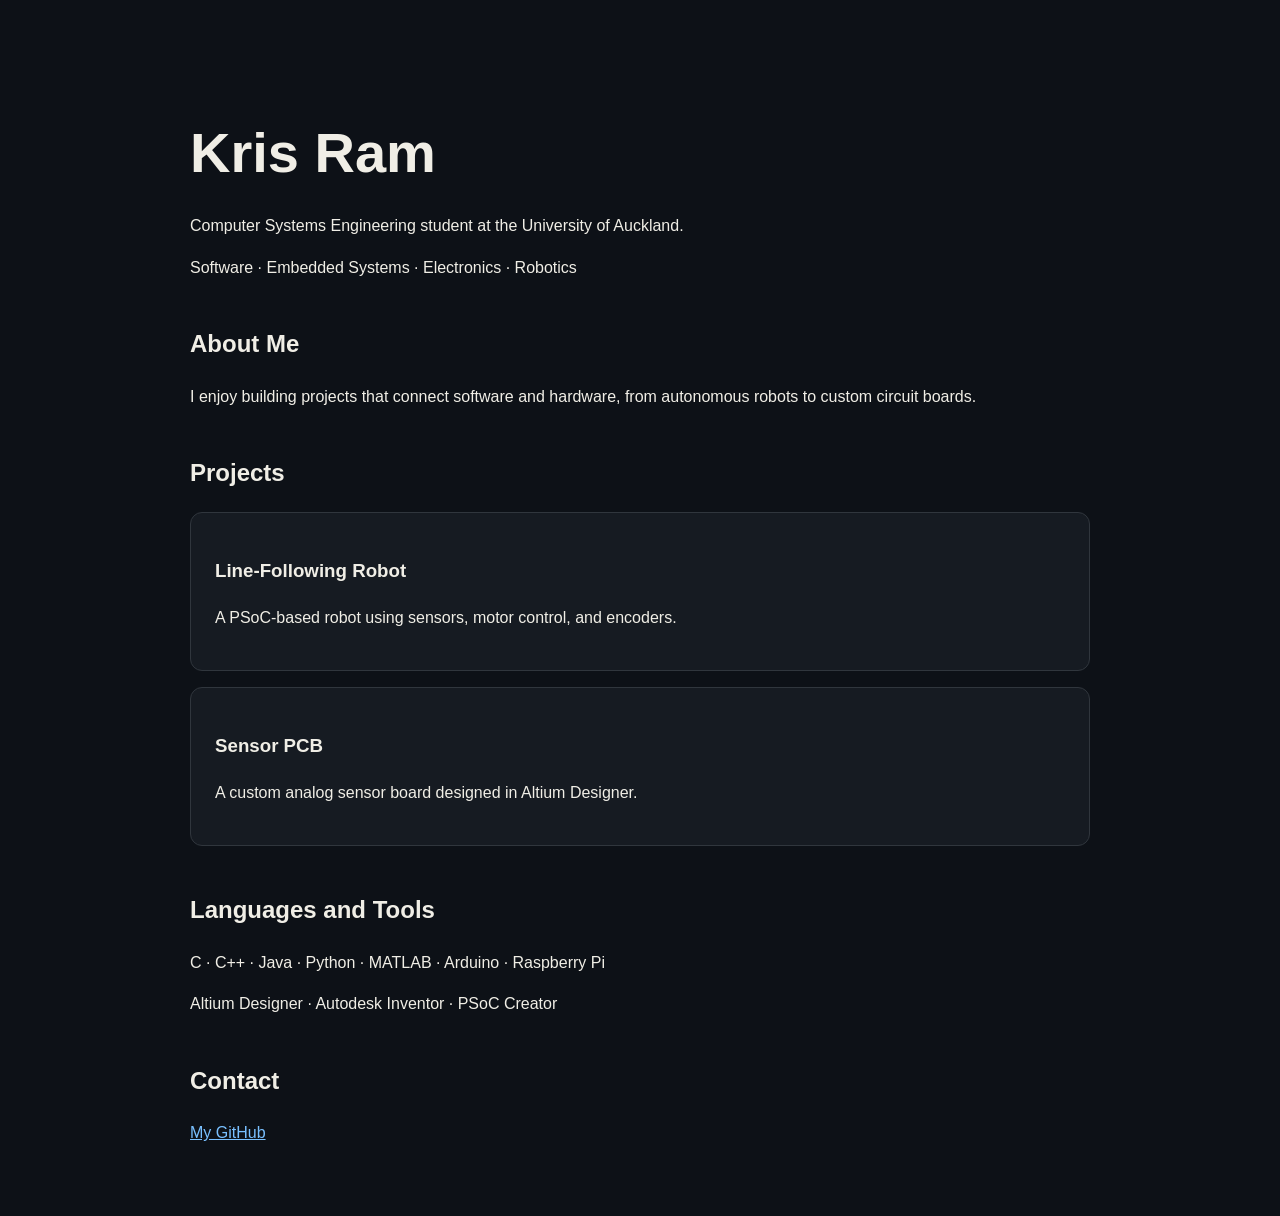
<file: index.html>
<!DOCTYPE html>
<html lang="en">
<head>
  <meta charset="UTF-8">
  <meta name="viewport" content="width=device-width, initial-scale=1">
  <title>Kris Ram | Engineering Portfolio</title>
  <style>
    body {
      margin: 0;
      background: #0d1117;
      color: #f0eee6;
      font-family: Arial, sans-serif;
      line-height: 1.6;
    }
    main {
      max-width: 900px;
      margin: auto;
      padding: 70px 24px;
    }
    h1 { font-size: 56px; margin-bottom: 0; }
    h2 { margin-top: 45px; }
    a { color: #79c0ff; }
    .project {
      background: #161b22;
      border: 1px solid #30363d;
      border-radius: 12px;
      padding: 24px;
      margin: 16px 0;
    }
  </style>
</head>
<body>
  <main>
    <h1>Kris Ram</h1>
    <p>Computer Systems Engineering student at the University of Auckland.</p>
    <p>Software · Embedded Systems · Electronics · Robotics</p>

    <h2>About Me</h2>
    <p>
      I enjoy building projects that connect software and hardware,
      from autonomous robots to custom circuit boards.
    </p>

    <h2>Projects</h2>
    <div class="project">
      <h3>Line-Following Robot</h3>
      <p>A PSoC-based robot using sensors, motor control, and encoders.</p>
    </div>
    <div class="project">
      <h3>Sensor PCB</h3>
      <p>A custom analog sensor board designed in Altium Designer.</p>
    </div>

    <h2>Languages and Tools</h2>
    <p>C · C++ · Java · Python · MATLAB · Arduino · Raspberry Pi</p>
    <p>Altium Designer · Autodesk Inventor · PSoC Creator</p>

    <h2>Contact</h2>
    <a href="https://github.com/coolguy0142">My GitHub</a>
  </main>
</body>
</html>
</file>
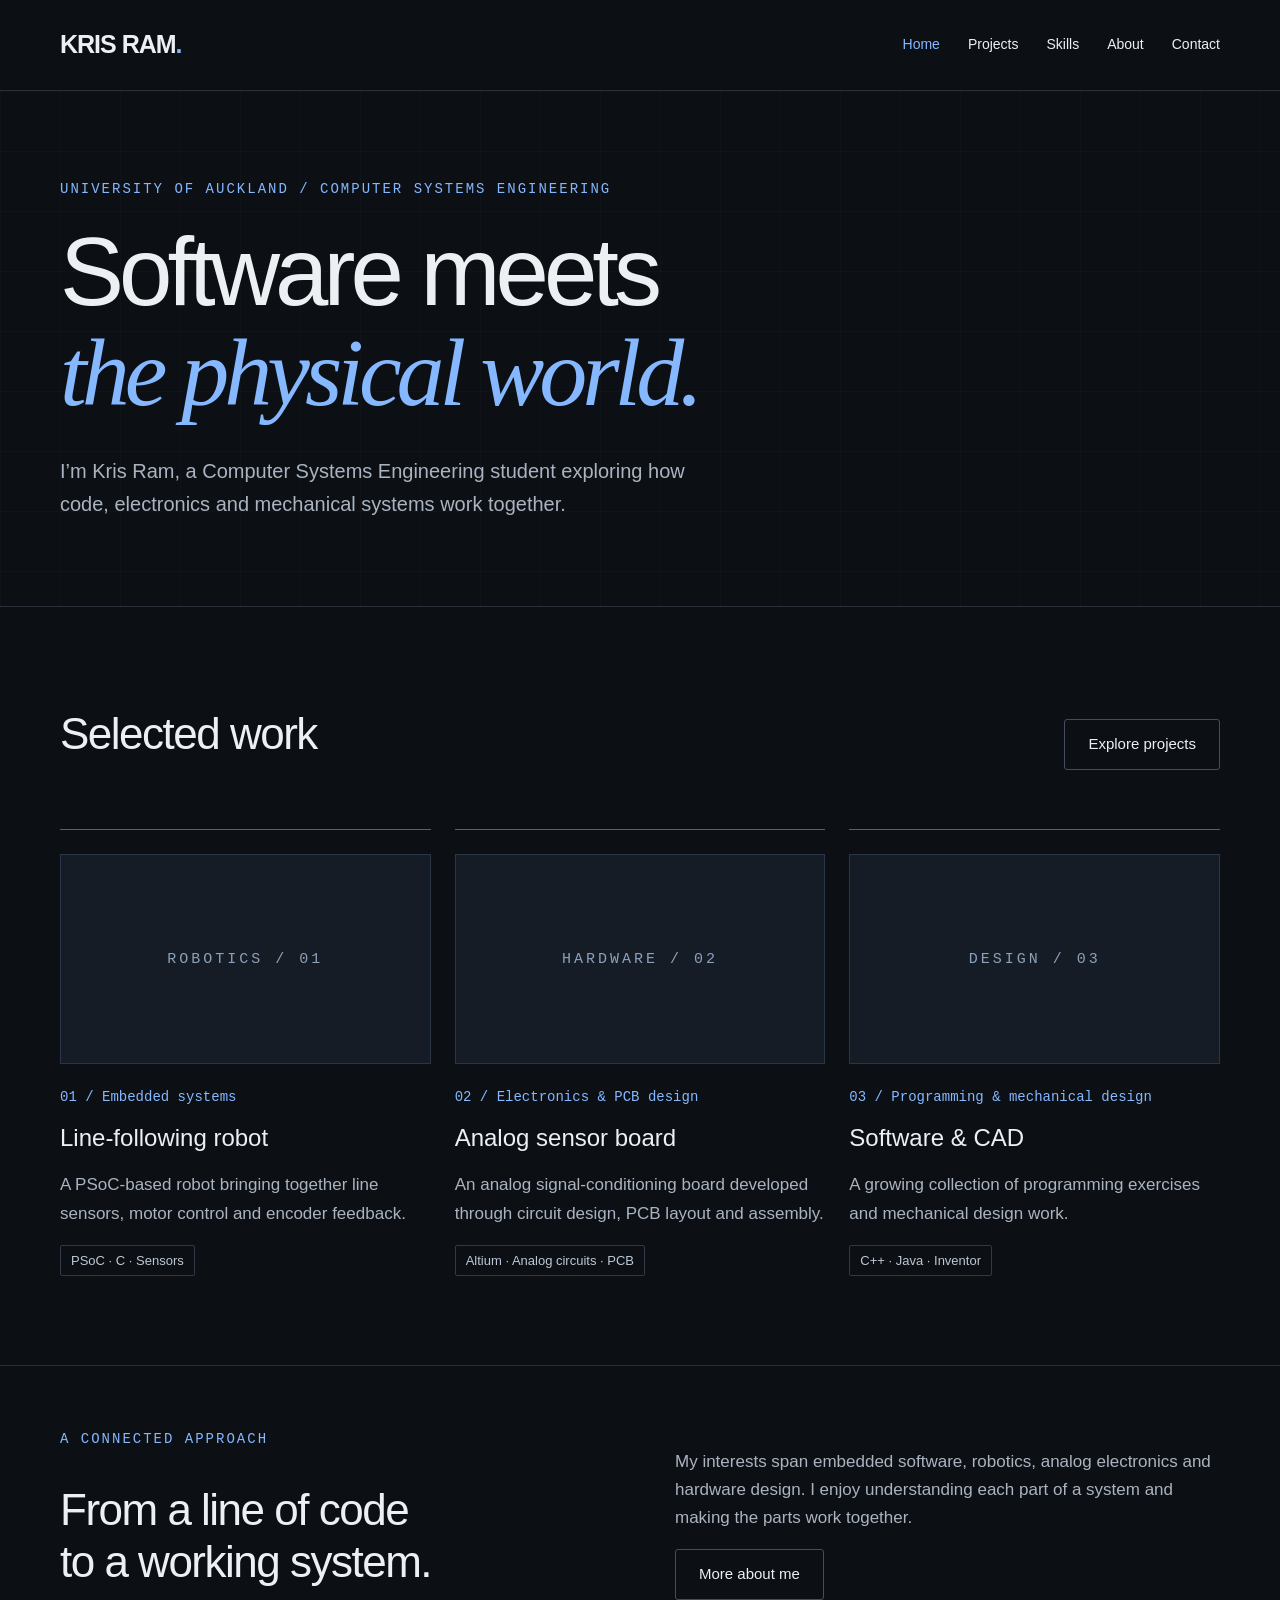
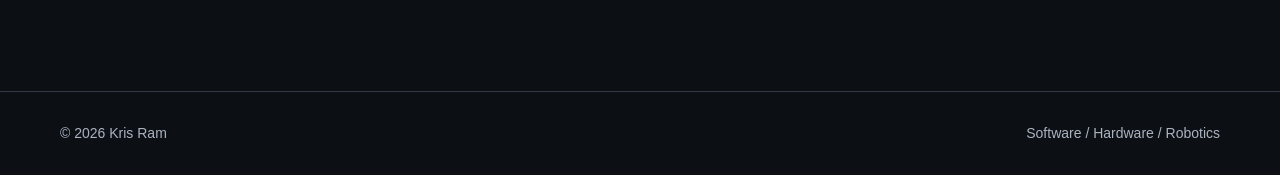
<file: kris-portfolio/index.html>
<!doctype html><html lang="en"><head><meta charset="utf-8"><meta name="viewport" content="width=device-width,initial-scale=1"><title>Engineering portfolio | Kris Ram</title><meta name="description" content="Kris Ram — Computer Systems Engineering portfolio. Software, embedded systems, electronics and robotics."><link rel="icon" href="assets/favicon.svg"><link rel="stylesheet" href="assets/style.css"><script defer src="assets/site.js"></script></head><body><header><nav class="wrap" aria-label="Main navigation"><a class="logo" href="index.html">KRIS RAM<span>.</span></a><button class="menu" aria-expanded="false" aria-controls="nav-links">Menu</button><div class="links" id="nav-links"><a href="index.html" aria-current="page">Home</a><a href="projects.html">Projects</a><a href="skills.html">Skills</a><a href="about.html">About</a><a href="contact.html">Contact</a></div></nav></header><main><section class="hero"><div class="wrap"><div class="eyebrow">University of Auckland / Computer Systems Engineering</div><h1>Software meets<br><em>the physical world.</em></h1><p class="intro">I’m Kris Ram, a Computer Systems Engineering student exploring how code, electronics and mechanical systems work together.</p></div></section><section class="section"><div class="wrap"><div class="section-title"><h2>Selected work</h2><a class="button" href="projects.html">Explore projects</a></div><div class="grid"><article class="card"><a href="robot.html"><div class="project-art">ROBOTICS / 01</div><div class="number">01 / Embedded systems</div><h3>Line-following robot</h3><p>A PSoC-based robot bringing together line sensors, motor control and encoder feedback.</p><div class="tags"><span>PSoC · C · Sensors</span></div></a></article><article class="card"><a href="sensor-board.html"><div class="project-art">HARDWARE / 02</div><div class="number">02 / Electronics & PCB design</div><h3>Analog sensor board</h3><p>An analog signal-conditioning board developed through circuit design, PCB layout and assembly.</p><div class="tags"><span>Altium · Analog circuits · PCB</span></div></a></article><article class="card"><a href="skills.html"><div class="project-art">DESIGN / 03</div><div class="number">03 / Programming & mechanical design</div><h3>Software & CAD</h3><p>A growing collection of programming exercises and mechanical design work.</p><div class="tags"><span>C++ · Java · Inventor</span></div></a></article></div></div></section><section class="section"><div class="wrap split"><div><div class="eyebrow">A connected approach</div><h2>From a line of code<br>to a working system.</h2></div><div><p class="muted">My interests span embedded software, robotics, analog electronics and hardware design. I enjoy understanding each part of a system and making the parts work together.</p><a class="button" href="about.html">More about me</a></div></div></section></main><footer><div class="wrap footer-inner"><span>© 2026 Kris Ram</span><span>Software / Hardware / Robotics</span></div></footer></body></html>
</file>
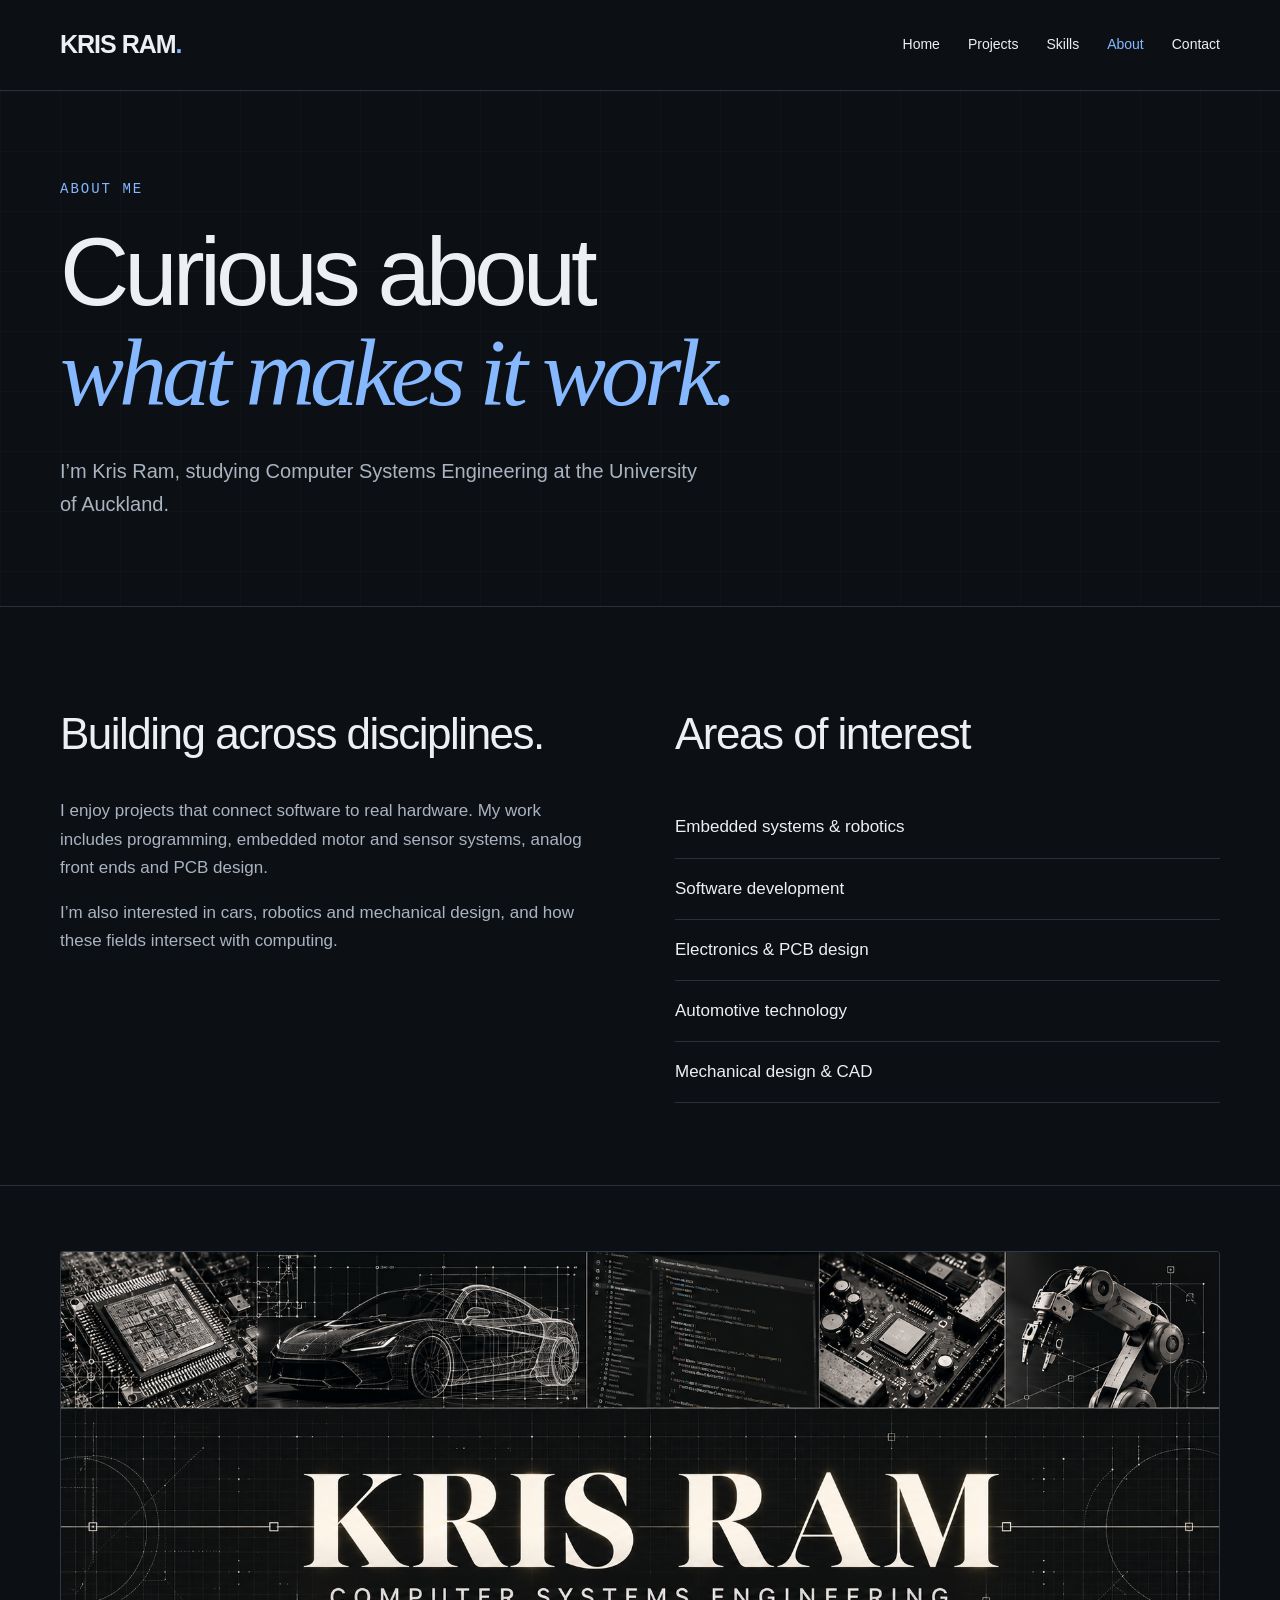
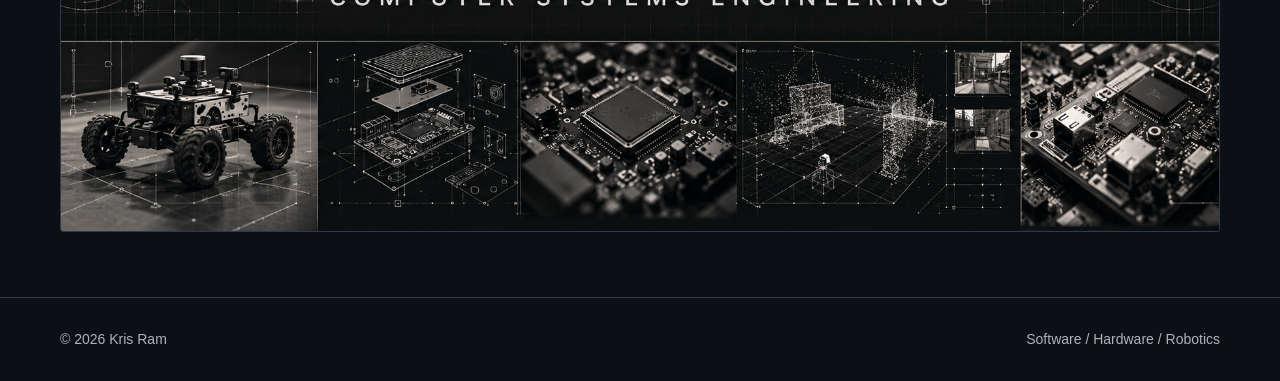
<file: kris-portfolio/about.html>
<!doctype html><html lang="en"><head><meta charset="utf-8"><meta name="viewport" content="width=device-width,initial-scale=1"><title>About | Kris Ram</title><meta name="description" content="Kris Ram — Computer Systems Engineering portfolio. Software, embedded systems, electronics and robotics."><link rel="icon" href="assets/favicon.svg"><link rel="stylesheet" href="assets/style.css"><script defer src="assets/site.js"></script></head><body><header><nav class="wrap" aria-label="Main navigation"><a class="logo" href="index.html">KRIS RAM<span>.</span></a><button class="menu" aria-expanded="false" aria-controls="nav-links">Menu</button><div class="links" id="nav-links"><a href="index.html">Home</a><a href="projects.html">Projects</a><a href="skills.html">Skills</a><a href="about.html" aria-current="page">About</a><a href="contact.html">Contact</a></div></nav></header><main><section class="hero"><div class="wrap"><div class="eyebrow">About me</div><h1>Curious about<br><em>what makes it work.</em></h1><p class="intro">I’m Kris Ram, studying Computer Systems Engineering at the University of Auckland.</p></div></section><section class="section"><div class="wrap split"><div><h2>Building across disciplines.</h2><p class="muted">I enjoy projects that connect software to real hardware. My work includes programming, embedded motor and sensor systems, analog front ends and PCB design.</p><p class="muted">I’m also interested in cars, robotics and mechanical design, and how these fields intersect with computing.</p></div><div><h2>Areas of interest</h2><ul class="list"><li>Embedded systems & robotics</li><li>Software development</li><li>Electronics & PCB design</li><li>Automotive technology</li><li>Mechanical design & CAD</li></ul></div></div></section><section class="section"><div class="wrap"><img class="banner" src="assets/banner.png" alt="Kris Ram engineering banner featuring processors, a car, code, circuit boards and robots"></div></section></main><footer><div class="wrap footer-inner"><span>© 2026 Kris Ram</span><span>Software / Hardware / Robotics</span></div></footer></body></html>
</file>
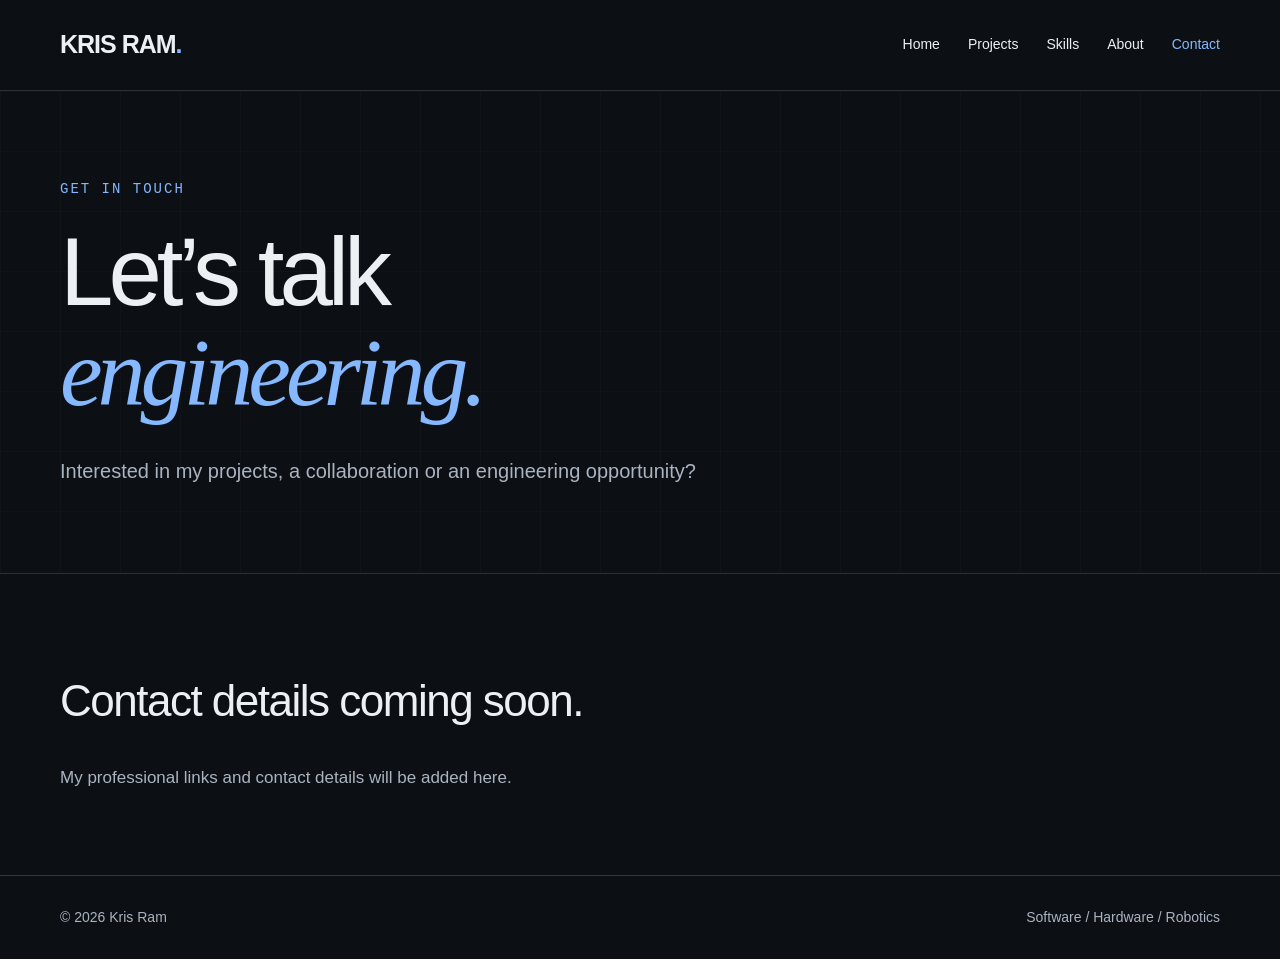
<file: kris-portfolio/contact.html>
<!doctype html><html lang="en"><head><meta charset="utf-8"><meta name="viewport" content="width=device-width,initial-scale=1"><title>Contact | Kris Ram</title><meta name="description" content="Kris Ram — Computer Systems Engineering portfolio. Software, embedded systems, electronics and robotics."><link rel="icon" href="assets/favicon.svg"><link rel="stylesheet" href="assets/style.css"><script defer src="assets/site.js"></script></head><body><header><nav class="wrap" aria-label="Main navigation"><a class="logo" href="index.html">KRIS RAM<span>.</span></a><button class="menu" aria-expanded="false" aria-controls="nav-links">Menu</button><div class="links" id="nav-links"><a href="index.html">Home</a><a href="projects.html">Projects</a><a href="skills.html">Skills</a><a href="about.html">About</a><a href="contact.html" aria-current="page">Contact</a></div></nav></header><main><section class="hero"><div class="wrap"><div class="eyebrow">Get in touch</div><h1>Let’s talk<br><em>engineering.</em></h1><p class="intro">Interested in my projects, a collaboration or an engineering opportunity?</p></div></section><section class="section"><div class="wrap"><h2>Contact details coming soon.</h2><p class="muted">My professional links and contact details will be added here.</p></div></section></main><footer><div class="wrap footer-inner"><span>© 2026 Kris Ram</span><span>Software / Hardware / Robotics</span></div></footer></body></html>
</file>
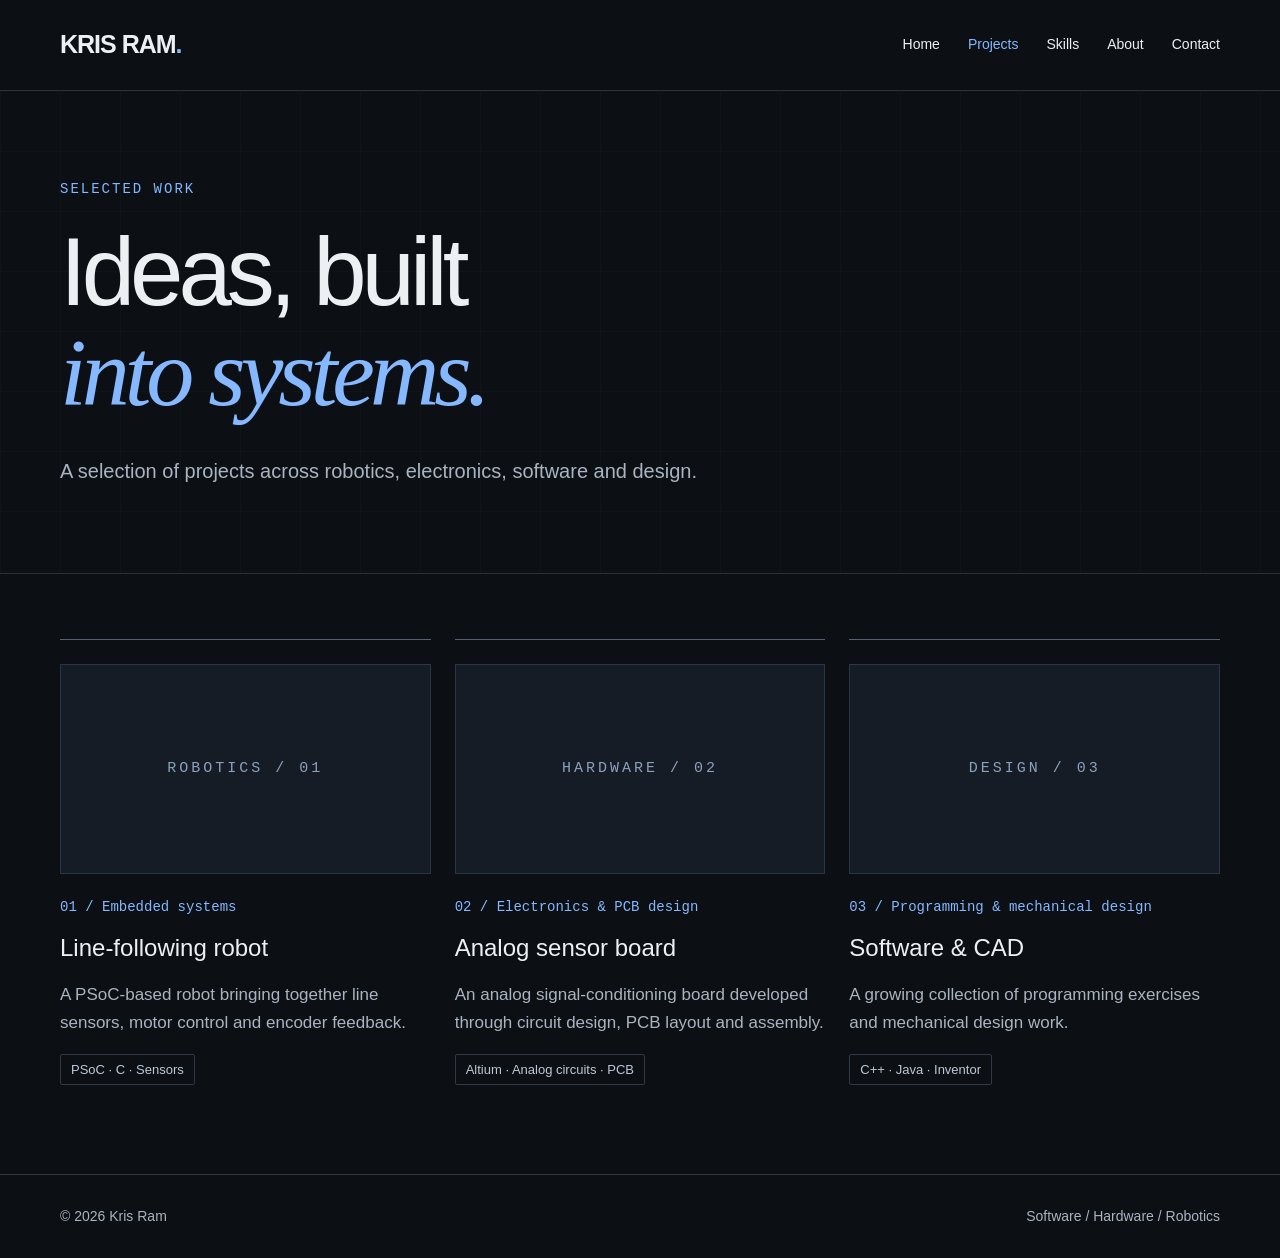
<file: kris-portfolio/projects.html>
<!doctype html><html lang="en"><head><meta charset="utf-8"><meta name="viewport" content="width=device-width,initial-scale=1"><title>Projects | Kris Ram</title><meta name="description" content="Kris Ram — Computer Systems Engineering portfolio. Software, embedded systems, electronics and robotics."><link rel="icon" href="assets/favicon.svg"><link rel="stylesheet" href="assets/style.css"><script defer src="assets/site.js"></script></head><body><header><nav class="wrap" aria-label="Main navigation"><a class="logo" href="index.html">KRIS RAM<span>.</span></a><button class="menu" aria-expanded="false" aria-controls="nav-links">Menu</button><div class="links" id="nav-links"><a href="index.html">Home</a><a href="projects.html" aria-current="page">Projects</a><a href="skills.html">Skills</a><a href="about.html">About</a><a href="contact.html">Contact</a></div></nav></header><main><section class="hero"><div class="wrap"><div class="eyebrow">Selected work</div><h1>Ideas, built<br><em>into systems.</em></h1><p class="intro">A selection of projects across robotics, electronics, software and design.</p></div></section><section class="section"><div class="wrap"><div class="grid"><article class="card"><a href="robot.html"><div class="project-art">ROBOTICS / 01</div><div class="number">01 / Embedded systems</div><h3>Line-following robot</h3><p>A PSoC-based robot bringing together line sensors, motor control and encoder feedback.</p><div class="tags"><span>PSoC · C · Sensors</span></div></a></article><article class="card"><a href="sensor-board.html"><div class="project-art">HARDWARE / 02</div><div class="number">02 / Electronics & PCB design</div><h3>Analog sensor board</h3><p>An analog signal-conditioning board developed through circuit design, PCB layout and assembly.</p><div class="tags"><span>Altium · Analog circuits · PCB</span></div></a></article><article class="card"><a href="skills.html"><div class="project-art">DESIGN / 03</div><div class="number">03 / Programming & mechanical design</div><h3>Software & CAD</h3><p>A growing collection of programming exercises and mechanical design work.</p><div class="tags"><span>C++ · Java · Inventor</span></div></a></article></div></div></section></main><footer><div class="wrap footer-inner"><span>© 2026 Kris Ram</span><span>Software / Hardware / Robotics</span></div></footer></body></html>
</file>
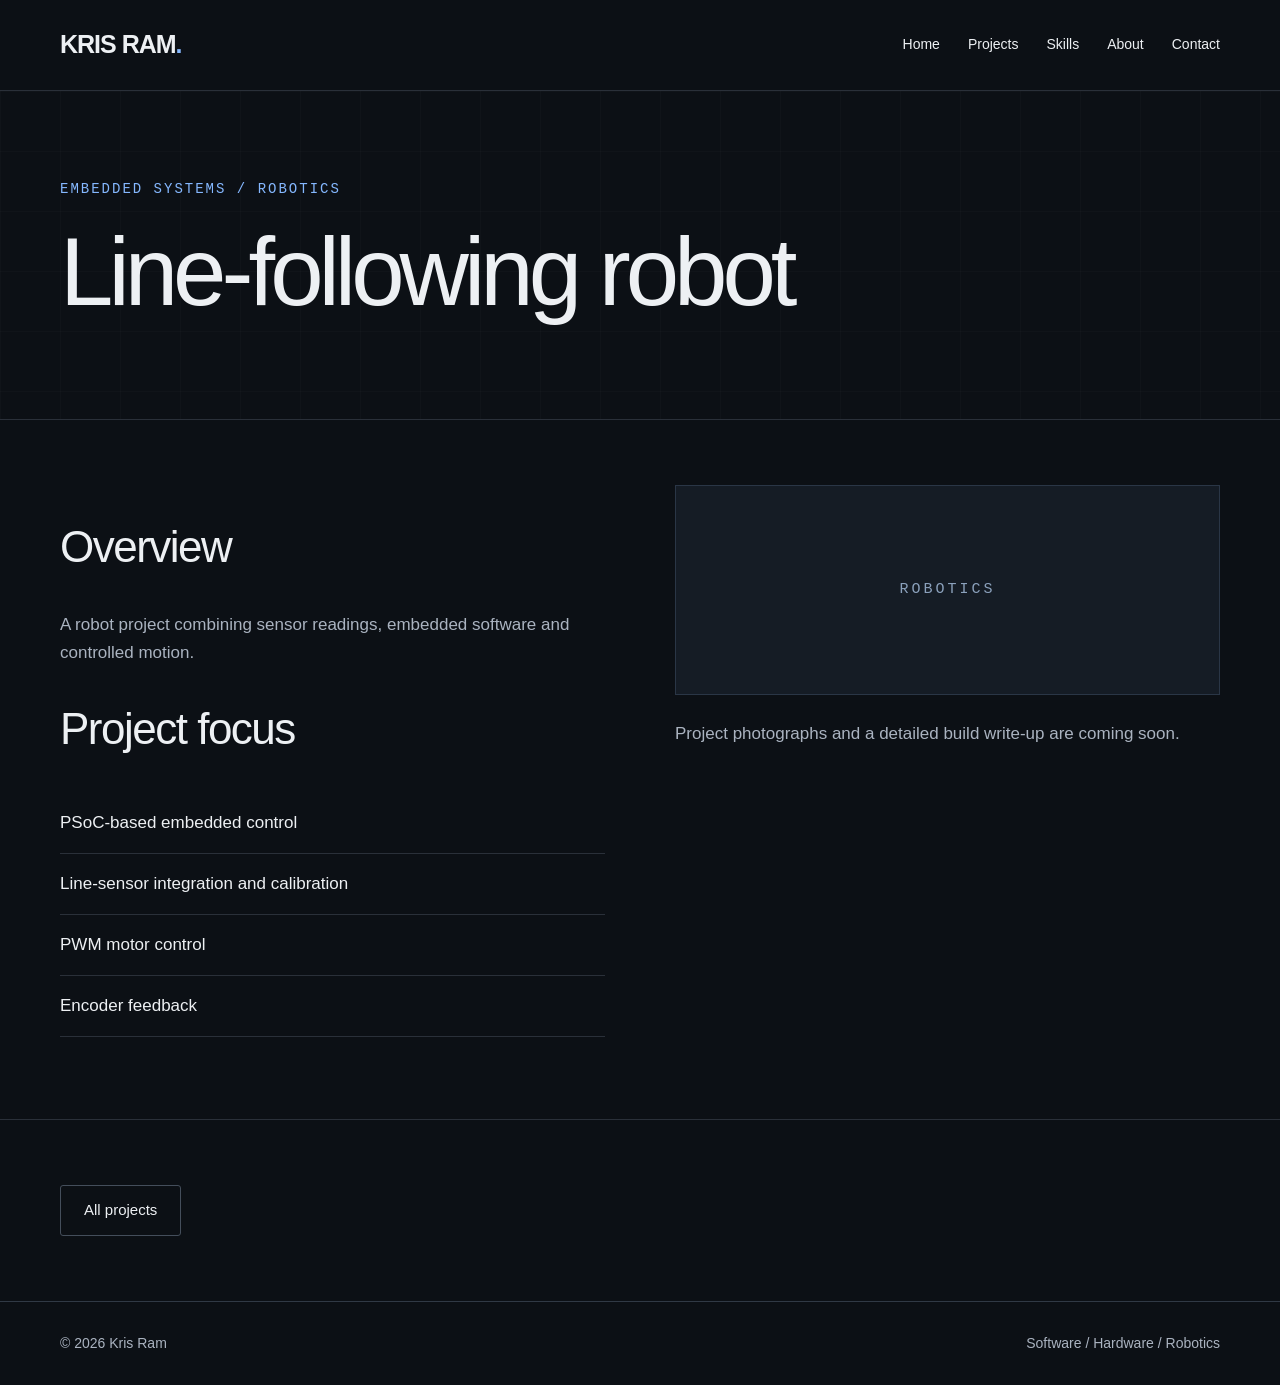
<file: kris-portfolio/robot.html>
<!doctype html><html lang="en"><head><meta charset="utf-8"><meta name="viewport" content="width=device-width,initial-scale=1"><title>Line-following robot | Kris Ram</title><meta name="description" content="Kris Ram — Computer Systems Engineering portfolio. Software, embedded systems, electronics and robotics."><link rel="icon" href="assets/favicon.svg"><link rel="stylesheet" href="assets/style.css"><script defer src="assets/site.js"></script></head><body><header><nav class="wrap" aria-label="Main navigation"><a class="logo" href="index.html">KRIS RAM<span>.</span></a><button class="menu" aria-expanded="false" aria-controls="nav-links">Menu</button><div class="links" id="nav-links"><a href="index.html">Home</a><a href="projects.html">Projects</a><a href="skills.html">Skills</a><a href="about.html">About</a><a href="contact.html">Contact</a></div></nav></header><main><section class="hero"><div class="wrap"><div class="eyebrow">Embedded systems / Robotics</div><h1>Line-following robot</h1><p class="intro"></p></div></section><section class="section"><div class="wrap split"><div><h2>Overview</h2><p class="muted">A robot project combining sensor readings, embedded software and controlled motion.</p><h2>Project focus</h2><ul class="list"><li>PSoC-based embedded control</li><li>Line-sensor integration and calibration</li><li>PWM motor control</li><li>Encoder feedback</li></ul></div><div><div class="project-art">ROBOTICS</div><p class="muted">Project photographs and a detailed build write-up are coming soon.</p></div></div></section><section class="section"><div class="wrap"><a class="button" href="projects.html">All projects</a></div></section></main><footer><div class="wrap footer-inner"><span>© 2026 Kris Ram</span><span>Software / Hardware / Robotics</span></div></footer></body></html>
</file>
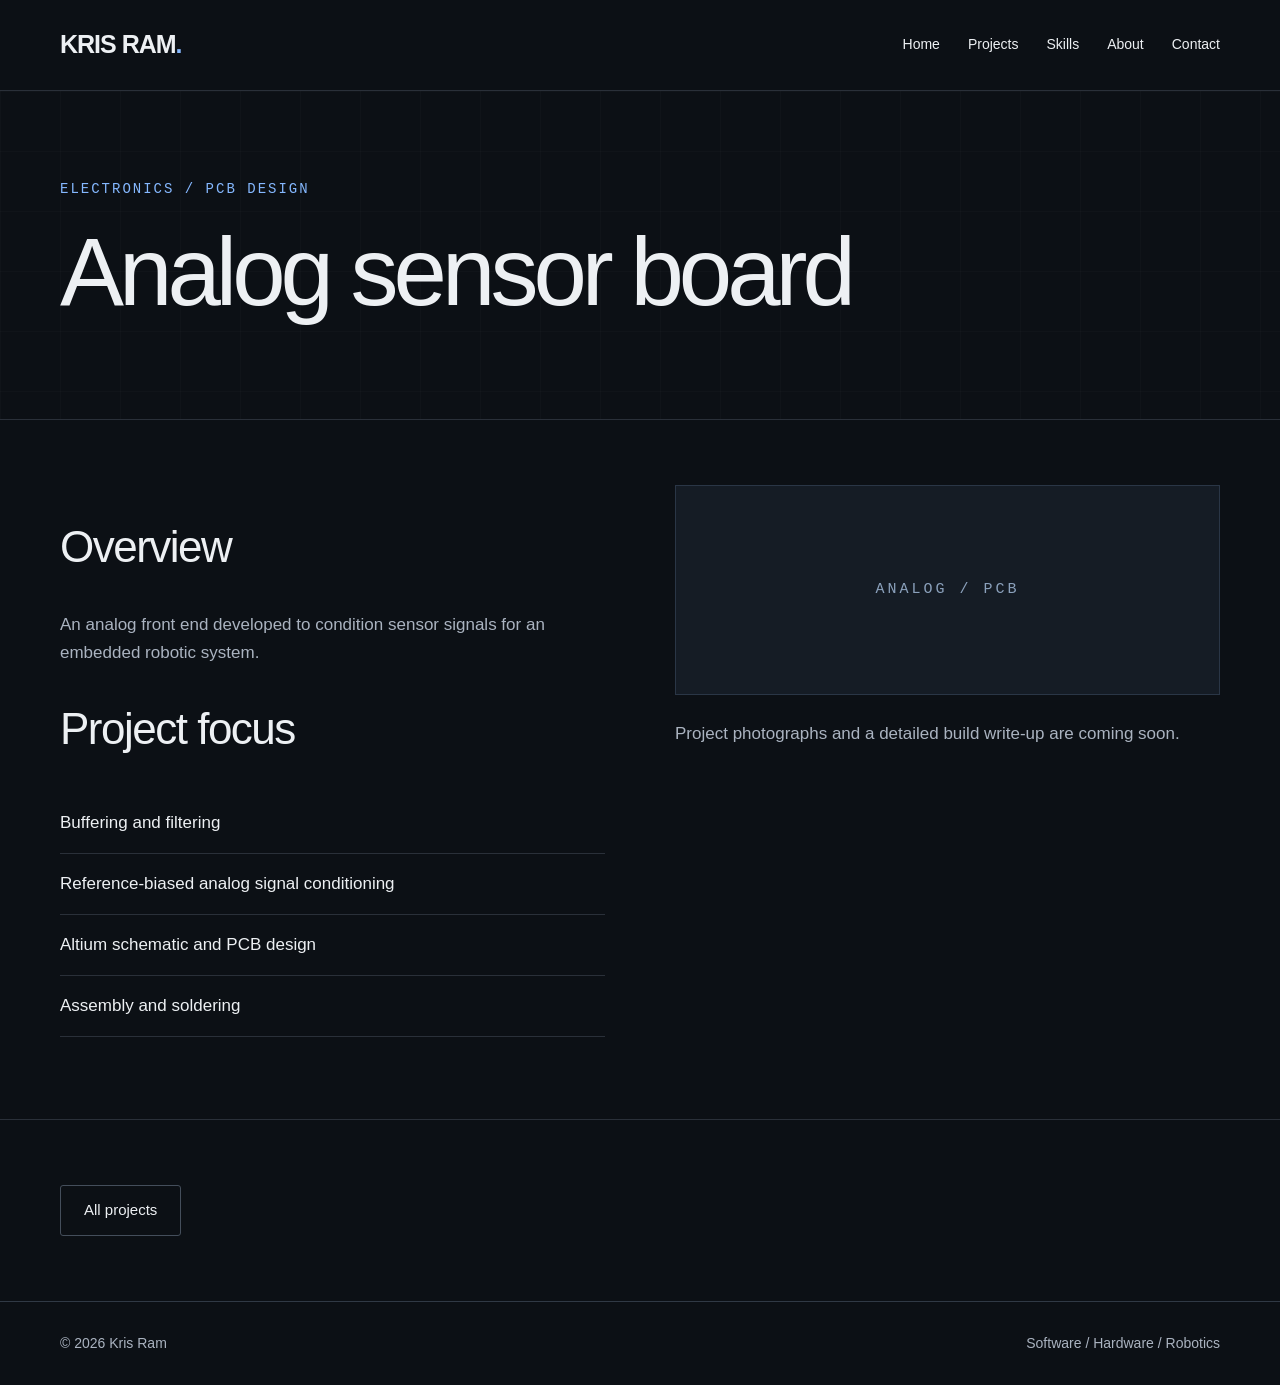
<file: kris-portfolio/sensor-board.html>
<!doctype html><html lang="en"><head><meta charset="utf-8"><meta name="viewport" content="width=device-width,initial-scale=1"><title>Analog sensor board | Kris Ram</title><meta name="description" content="Kris Ram — Computer Systems Engineering portfolio. Software, embedded systems, electronics and robotics."><link rel="icon" href="assets/favicon.svg"><link rel="stylesheet" href="assets/style.css"><script defer src="assets/site.js"></script></head><body><header><nav class="wrap" aria-label="Main navigation"><a class="logo" href="index.html">KRIS RAM<span>.</span></a><button class="menu" aria-expanded="false" aria-controls="nav-links">Menu</button><div class="links" id="nav-links"><a href="index.html">Home</a><a href="projects.html">Projects</a><a href="skills.html">Skills</a><a href="about.html">About</a><a href="contact.html">Contact</a></div></nav></header><main><section class="hero"><div class="wrap"><div class="eyebrow">Electronics / PCB design</div><h1>Analog sensor board</h1><p class="intro"></p></div></section><section class="section"><div class="wrap split"><div><h2>Overview</h2><p class="muted">An analog front end developed to condition sensor signals for an embedded robotic system.</p><h2>Project focus</h2><ul class="list"><li>Buffering and filtering</li><li>Reference-biased analog signal conditioning</li><li>Altium schematic and PCB design</li><li>Assembly and soldering</li></ul></div><div><div class="project-art">ANALOG / PCB</div><p class="muted">Project photographs and a detailed build write-up are coming soon.</p></div></div></section><section class="section"><div class="wrap"><a class="button" href="projects.html">All projects</a></div></section></main><footer><div class="wrap footer-inner"><span>© 2026 Kris Ram</span><span>Software / Hardware / Robotics</span></div></footer></body></html>
</file>
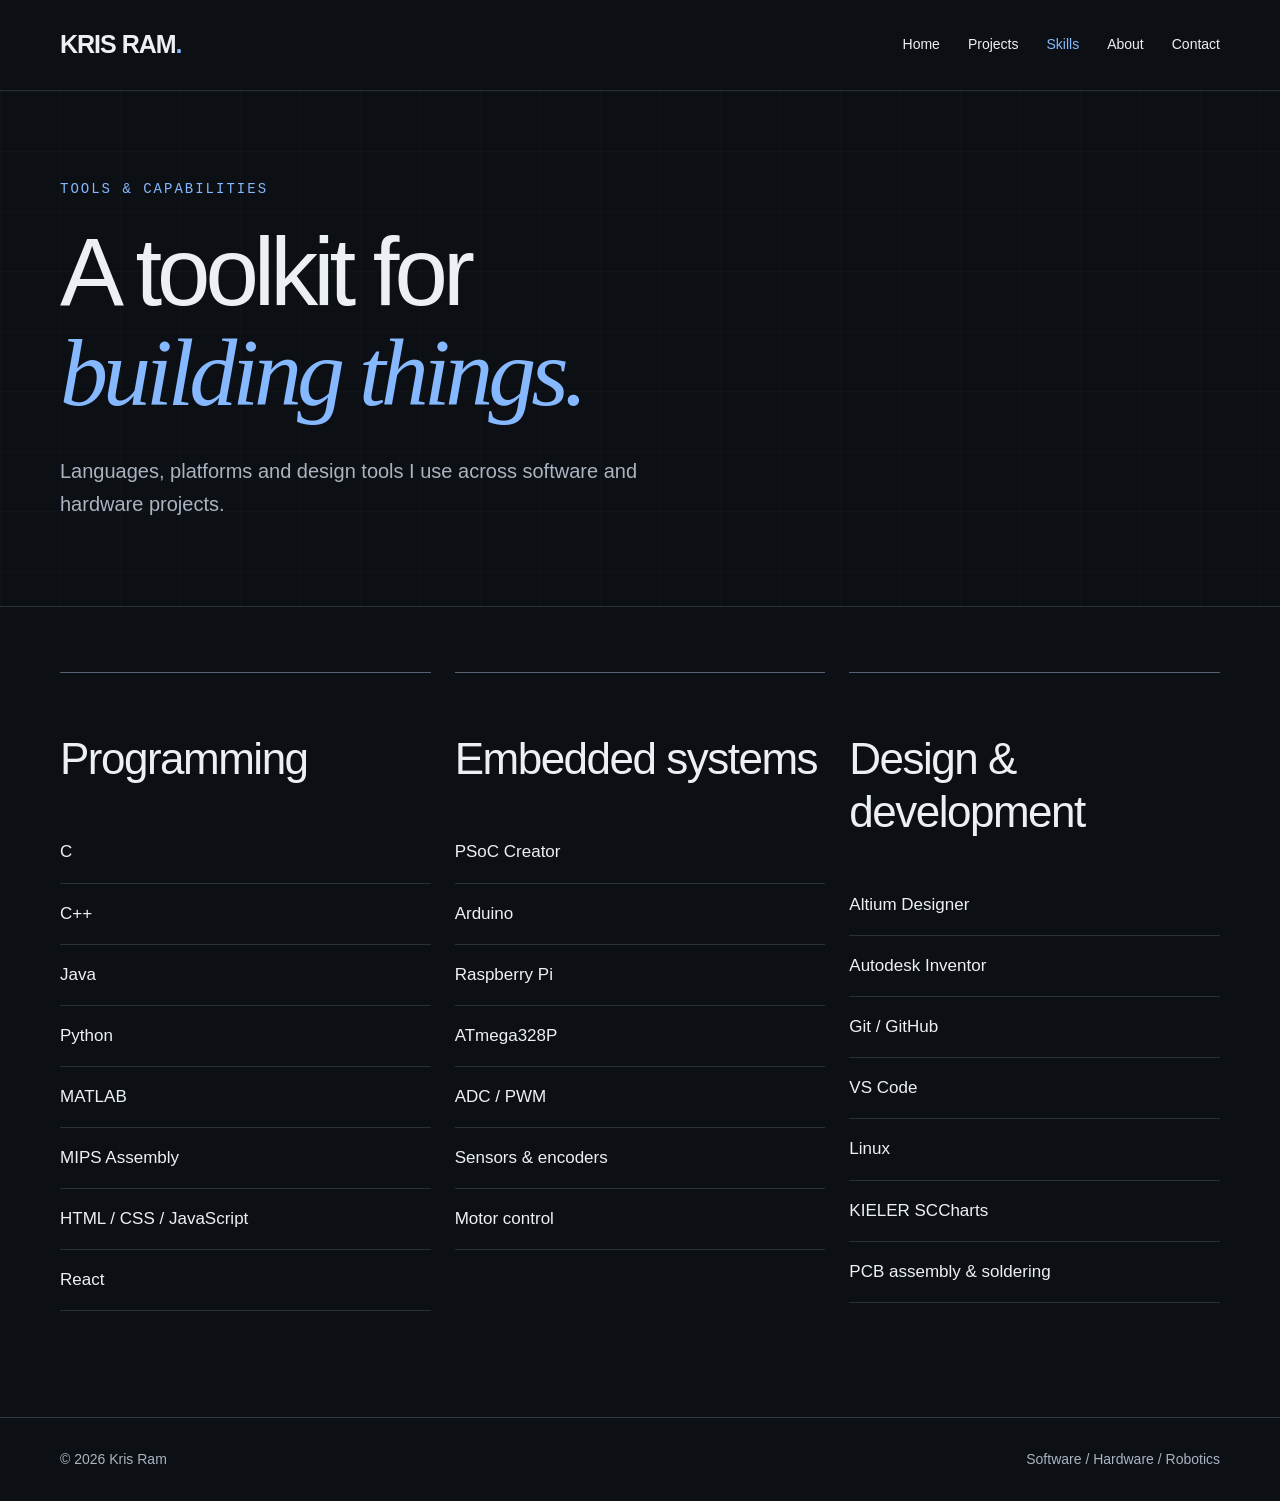
<file: kris-portfolio/skills.html>
<!doctype html><html lang="en"><head><meta charset="utf-8"><meta name="viewport" content="width=device-width,initial-scale=1"><title>Skills | Kris Ram</title><meta name="description" content="Kris Ram — Computer Systems Engineering portfolio. Software, embedded systems, electronics and robotics."><link rel="icon" href="assets/favicon.svg"><link rel="stylesheet" href="assets/style.css"><script defer src="assets/site.js"></script></head><body><header><nav class="wrap" aria-label="Main navigation"><a class="logo" href="index.html">KRIS RAM<span>.</span></a><button class="menu" aria-expanded="false" aria-controls="nav-links">Menu</button><div class="links" id="nav-links"><a href="index.html">Home</a><a href="projects.html">Projects</a><a href="skills.html" aria-current="page">Skills</a><a href="about.html">About</a><a href="contact.html">Contact</a></div></nav></header><main><section class="hero"><div class="wrap"><div class="eyebrow">Tools & capabilities</div><h1>A toolkit for<br><em>building things.</em></h1><p class="intro">Languages, platforms and design tools I use across software and hardware projects.</p></div></section><section class="section"><div class="wrap grid"><section class="card"><h2>Programming</h2><ul class="list"><li>C</li><li>C++</li><li>Java</li><li>Python</li><li>MATLAB</li><li>MIPS Assembly</li><li>HTML / CSS / JavaScript</li><li>React</li></ul></section><section class="card"><h2>Embedded systems</h2><ul class="list"><li>PSoC Creator</li><li>Arduino</li><li>Raspberry Pi</li><li>ATmega328P</li><li>ADC / PWM</li><li>Sensors & encoders</li><li>Motor control</li></ul></section><section class="card"><h2>Design & development</h2><ul class="list"><li>Altium Designer</li><li>Autodesk Inventor</li><li>Git / GitHub</li><li>VS Code</li><li>Linux</li><li>KIELER SCCharts</li><li>PCB assembly & soldering</li></ul></section></div></section></main><footer><div class="wrap footer-inner"><span>© 2026 Kris Ram</span><span>Software / Hardware / Robotics</span></div></footer></body></html>
</file>
<file: kris-portfolio/assets/style.css>
*{box-sizing:border-box}html{scroll-behavior:smooth}body{margin:0;background:#0c1015;color:#edf0f3;font-family:Arial,Helvetica,sans-serif;font-size:17px;line-height:1.65}a{color:inherit;text-decoration:none}a:hover{color:#85b8ff}a:focus-visible,button:focus-visible{outline:2px solid #85b8ff;outline-offset:6px}.wrap{width:min(1160px,calc(100% - 48px));margin:auto}header{border-bottom:1px solid #2a3039}nav{display:flex;justify-content:space-between;align-items:center;min-height:90px;gap:25px}.logo{font-weight:800;letter-spacing:-1px;font-size:25px}.logo span{color:#85b8ff}.links{display:flex;gap:28px;font-size:14px}.links a[aria-current]{color:#85b8ff}.eyebrow{font:14px monospace;text-transform:uppercase;letter-spacing:2px;color:#85b8ff}.hero{padding:90px 0 65px;background-image:linear-gradient(#ffffff04 1px,transparent 1px),linear-gradient(90deg,#ffffff04 1px,transparent 1px);background-size:60px 60px}h1{font-size:clamp(48px,7.5vw,100px);line-height:1.04;letter-spacing:-5px;font-weight:500;margin:25px 0 32px;max-width:1000px}h1 em{font-family:Georgia,serif;font-weight:400;color:#85b8ff}h2{font-size:clamp(28px,4vw,44px);letter-spacing:-1.5px;line-height:1.2;font-weight:500}h3{font-size:24px;line-height:1.25;font-weight:500;margin:18px 0}.intro{max-width:640px;color:#aab3c0;font-size:20px}.actions{display:flex;flex-wrap:wrap;gap:16px;margin-top:35px}.button{display:inline-block;padding:12px 23px;border:1px solid #444e5b;border-radius:3px;font-size:15px}.button.primary{background:#85b8ff;color:#0c1015;border-color:#85b8ff}.section{padding:65px 0;border-top:1px solid #2a3039}.section-title{display:flex;justify-content:space-between;align-items:baseline;gap:20px;margin-bottom:32px}.muted{color:#aab3c0}.grid{display:grid;grid-template-columns:repeat(3,1fr);gap:24px}.card{border-top:1px solid #566272;padding:24px 0}.card p{color:#aab3c0}.number{font:14px monospace;color:#85b8ff}.tags{display:flex;flex-wrap:wrap;gap:9px;font-size:13px;color:#bcc8d6}.tags span{border:1px solid #303945;padding:4px 10px;border-radius:2px}.project-art{height:210px;background:#151c25;display:flex;align-items:center;justify-content:center;border:1px solid #2a3646;margin-bottom:25px;font:15px monospace;letter-spacing:3px;color:#8ba1bc}.split{display:grid;grid-template-columns:1fr 1fr;gap:70px}.list{padding:0;list-style:none}.list li{padding:16px 0;border-bottom:1px solid #2a3039}.banner{width:100%;display:block;border:1px solid #303945;border-radius:3px}.big-link{display:block;font-size:clamp(24px,4vw,42px);border-bottom:1px solid #303945;padding:25px 0}.note{border-left:2px solid #85b8ff;padding:10px 20px;color:#aab3c0}footer{padding:30px 0;border-top:1px solid #303945;font-size:14px;color:#aab3c0}.footer-inner{display:flex;justify-content:space-between;gap:20px}.menu{display:none;background:none;border:1px solid #444e5b;color:#edf0f3;padding:8px 12px;font-size:15px}@media(max-width:760px){.wrap{width:calc(100% - 36px)}nav{min-height:74px;flex-wrap:wrap;padding:16px 0}.menu{display:block}.links{display:none;width:100%;flex-wrap:wrap;gap:20px;padding:15px 0}.links.open{display:flex}.hero{padding:55px 0}h1{letter-spacing:-2px}.grid,.split{grid-template-columns:1fr;gap:25px}.section{padding:45px 0}.section-title,.footer-inner{display:block}.intro{font-size:18px}}@media(prefers-reduced-motion:reduce){html{scroll-behavior:auto}}
</file>
